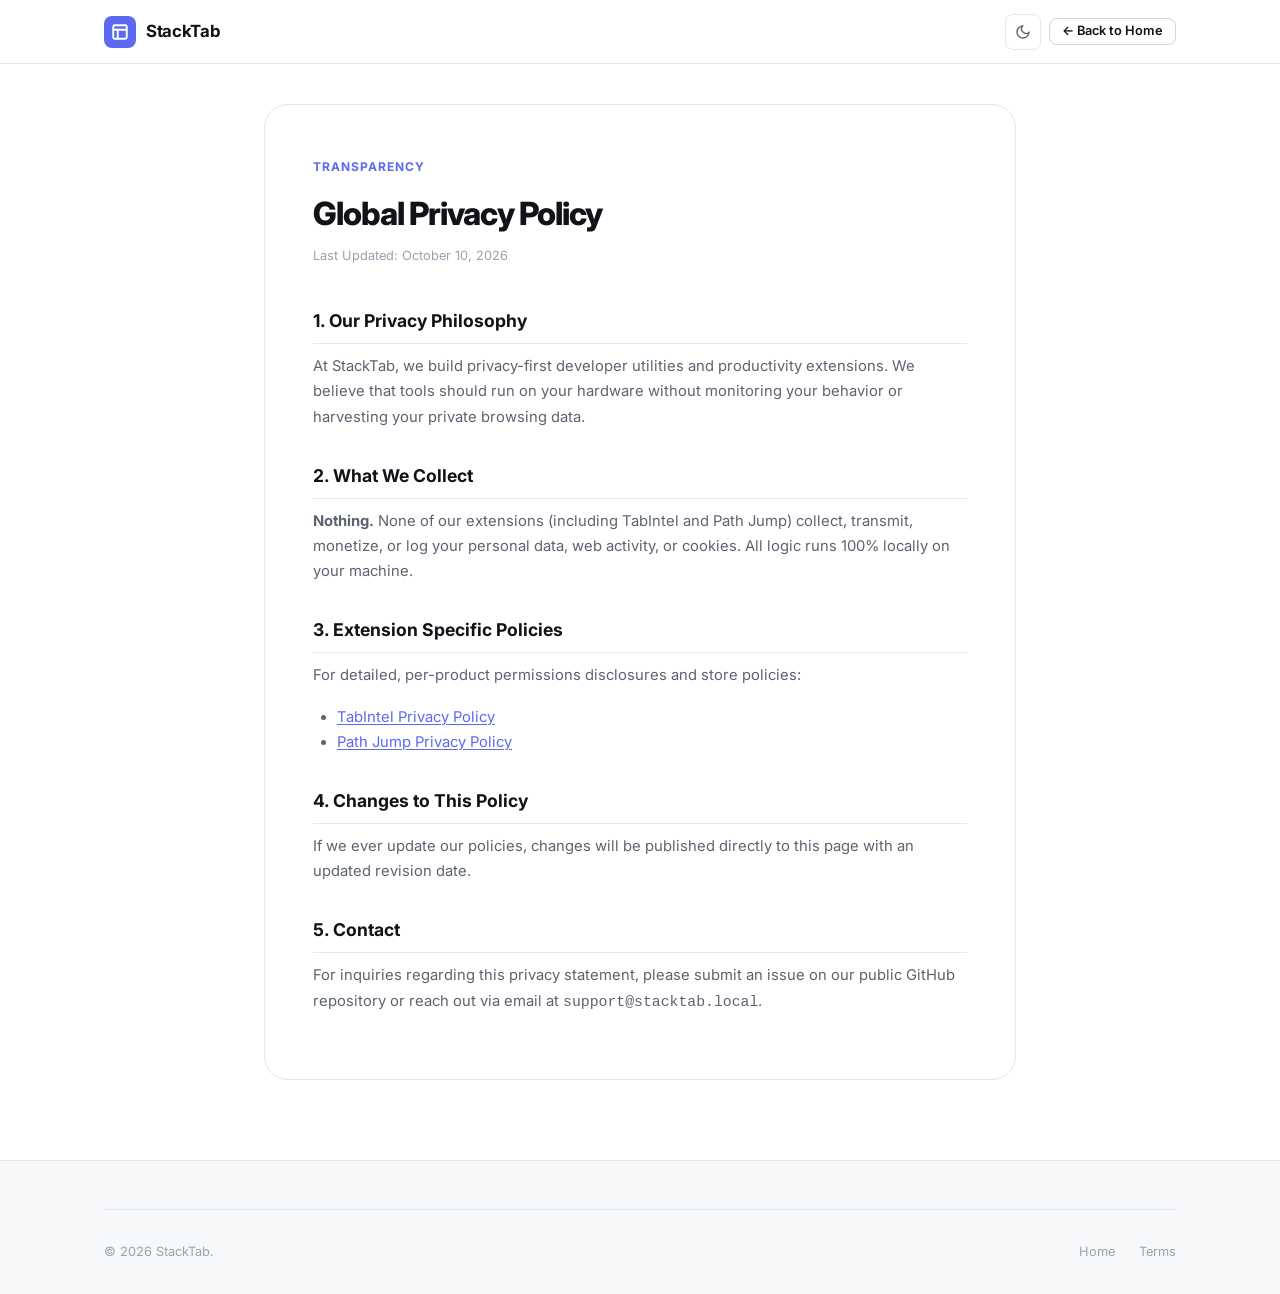
<file: privacy.html>
<!DOCTYPE html>
<html lang="en" data-theme="">
<head>
  <meta charset="UTF-8">
  <meta name="viewport" content="width=device-width, initial-scale=1.0">
  <title>Global Privacy Policy | StackTab</title>
  <meta name="description" content="Global Privacy Policy for StackTab tools and extensions.">
  <link rel="preconnect" href="https://fonts.googleapis.com">
  <link rel="preconnect" href="https://fonts.gstatic.com" crossorigin>
  <link href="https://fonts.googleapis.com/css2?family=Inter:wght@400;500;600;700;800&family=JetBrains+Mono:wght@500;600&display=swap" rel="stylesheet">
  <link rel="stylesheet" href="./assets/css/style.css">
  <link rel="icon" href="./favicon.ico" sizes="48x48">
  <link rel="icon" type="image/png" sizes="48x48" href="./assets/images/favicon-48x48.png">
  <link rel="icon" type="image/png" sizes="96x96" href="./assets/images/favicon-96x96.png">
  <link rel="icon" type="image/png" sizes="192x192" href="./assets/images/favicon-192x192.png">
  <link rel="icon" type="image/svg+xml" href="./assets/images/favicon.svg">
  <link rel="apple-touch-icon" sizes="180x180" href="./assets/images/apple-touch-icon.png">
  <link rel="manifest" href="./site.webmanifest">
  <meta name="keywords" content="best chrome extensions, microsoft edge add-ons, productivity tools for browser, secure local extensions, developer browser tools, close duplicate tabs, switch url environments">
  <meta name="robots" content="index, follow">
  <meta name="author" content="StackTab">
  <meta name="twitter:card" content="summary_large_image">
  <meta name="twitter:title" content="StackTab — Browser Extensions for Power Users">
  <meta name="twitter:description" content="Local-first browser extensions for Chrome and Microsoft Edge.">
  <meta name="twitter:image" content="https://lh3.googleusercontent.com/ffLU89UXKnUv7_wAxvmsLTnuIzN7d7hI5Ie-gY6ArW4Hcwn-ZpBa8jyCspzKiXXOOPrJ8i-ggaSCpnaS_tBR6CgM4w=s128-rj-sc0x00ffffff">
  <meta name="theme-color" content="#5b6af0">
</head>
<body>

  <!-- Navigation -->
  <header class="site-nav" id="site-nav">
    <div class="container nav-inner">
      <a href="./index.html" class="brand">
        <div class="brand-mark">
          <svg width="18" height="18" viewBox="0 0 24 24" fill="none" stroke="currentColor" stroke-width="2.5" stroke-linecap="round" stroke-linejoin="round">
            <rect x="3" y="3" width="18" height="18" rx="2"></rect>
            <line x1="3" y1="9" x2="21" y2="9"></line>
            <line x1="9" y1="21" x2="9" y2="9"></line>
          </svg>
        </div>
        StackTab
      </a>
      <div class="nav-end">
        <button class="theme-toggle" id="theme-toggle" aria-label="Toggle colour theme">
          <svg class="icon-moon" width="16" height="16" viewBox="0 0 24 24" fill="none" stroke="currentColor" stroke-width="2"><path d="M21 12.79A9 9 0 1 1 11.21 3 7 7 0 0 0 21 12.79z"></path></svg>
          <svg class="icon-sun" width="16" height="16" viewBox="0 0 24 24" fill="none" stroke="currentColor" stroke-width="2"><circle cx="12" cy="12" r="5"></circle><line x1="12" y1="1" x2="12" y2="3"></line><line x1="12" y1="21" x2="12" y2="23"></line><line x1="4.22" y1="4.22" x2="5.64" y2="5.64"></line><line x1="18.36" y1="18.36" x2="19.78" y2="19.78"></line><line x1="1" y1="12" x2="3" y2="12"></line><line x1="21" y1="12" x2="23" y2="12"></line><line x1="4.22" y1="19.78" x2="5.64" y2="18.36"></line><line x1="18.36" y1="5.64" x2="19.78" y2="4.22"></line></svg>
        </button>
        <a href="./index.html" class="btn btn-ghost btn--sm">← Back to Home</a>
      </div>
    </div>
  </header>

  <main class="container container--narrow">
    <article class="legal-article">
      <span class="section-eyebrow">Transparency</span>
      <h1>Global Privacy Policy</h1>
      <p class="updated">Last Updated: October 10, 2026</p>

      <h2>1. Our Privacy Philosophy</h2>
      <p>
        At StackTab, we build privacy-first developer utilities and productivity extensions. We believe that tools should run on your hardware without monitoring your behavior or harvesting your private browsing data.
      </p>

      <h2>2. What We Collect</h2>
      <p>
        <strong>Nothing.</strong> None of our extensions (including TabIntel and Path Jump) collect, transmit, monetize, or log your personal data, web activity, or cookies. All logic runs 100% locally on your machine.
      </p>

      <h2>3. Extension Specific Policies</h2>
      <p>For detailed, per-product permissions disclosures and store policies:</p>
      <ul>
        <li><a href="./extensions/tabintel/privacy.html">TabIntel Privacy Policy</a></li>
        <li><a href="./extensions/path-jump/privacy.html">Path Jump Privacy Policy</a></li>
      </ul>

      <h2>4. Changes to This Policy</h2>
      <p>
        If we ever update our policies, changes will be published directly to this page with an updated revision date.
      </p>

      <h2>5. Contact</h2>
      <p>
        For inquiries regarding this privacy statement, please submit an issue on our public GitHub repository or reach out via email at <code>support@stacktab.local</code>.
      </p>
    </article>
  </main>

  <footer class="site-footer">
    <div class="container">
      <div class="footer-bottom">
        <div>&copy; <span id="copyright-year">2026</span> StackTab.</div>
        <div style="display: flex; gap: 1.5rem;">
          <a href="./index.html" class="footer-link">Home</a>
          <a href="./terms.html" class="footer-link">Terms</a>
        </div>
      </div>
    </div>
  </footer>

  <script src="./assets/js/main.js"></script>
</body>
</html>
</file>
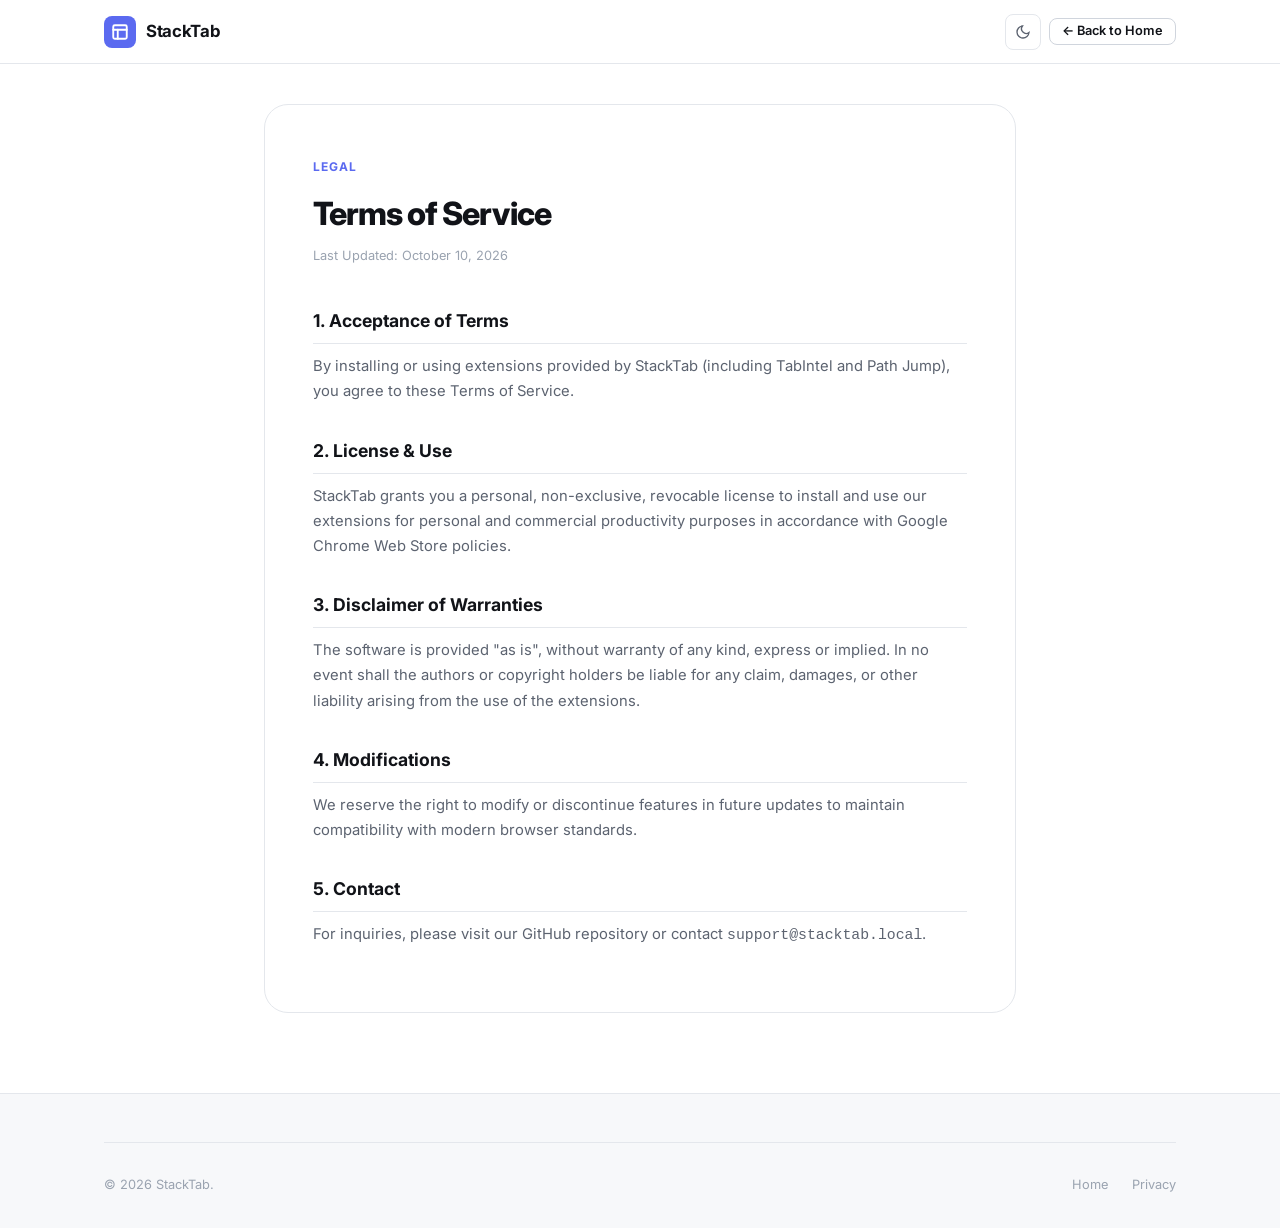
<file: terms.html>
<!DOCTYPE html>
<html lang="en" data-theme="">
<head>
  <meta charset="UTF-8">
  <meta name="viewport" content="width=device-width, initial-scale=1.0">
  <title>Terms of Service | StackTab</title>
  <meta name="description" content="Terms of Service for StackTab extensions and tools.">
  <link rel="preconnect" href="https://fonts.googleapis.com">
  <link rel="preconnect" href="https://fonts.gstatic.com" crossorigin>
  <link href="https://fonts.googleapis.com/css2?family=Inter:wght@400;500;600;700;800&family=JetBrains+Mono:wght@500;600&display=swap" rel="stylesheet">
  <link rel="stylesheet" href="./assets/css/style.css">
  <link rel="icon" href="./favicon.ico" sizes="48x48">
  <link rel="icon" type="image/png" sizes="48x48" href="./assets/images/favicon-48x48.png">
  <link rel="icon" type="image/png" sizes="96x96" href="./assets/images/favicon-96x96.png">
  <link rel="icon" type="image/png" sizes="192x192" href="./assets/images/favicon-192x192.png">
  <link rel="icon" type="image/svg+xml" href="./assets/images/favicon.svg">
  <link rel="apple-touch-icon" sizes="180x180" href="./assets/images/apple-touch-icon.png">
  <link rel="manifest" href="./site.webmanifest">
  <meta name="keywords" content="best chrome extensions, microsoft edge add-ons, productivity tools for browser, secure local extensions, developer browser tools, close duplicate tabs, switch url environments">
  <meta name="robots" content="index, follow">
  <meta name="author" content="StackTab">
  <meta name="twitter:card" content="summary_large_image">
  <meta name="twitter:title" content="StackTab — Browser Extensions for Power Users">
  <meta name="twitter:description" content="Local-first browser extensions for Chrome and Microsoft Edge.">
  <meta name="twitter:image" content="https://lh3.googleusercontent.com/ffLU89UXKnUv7_wAxvmsLTnuIzN7d7hI5Ie-gY6ArW4Hcwn-ZpBa8jyCspzKiXXOOPrJ8i-ggaSCpnaS_tBR6CgM4w=s128-rj-sc0x00ffffff">
  <meta name="theme-color" content="#5b6af0">
</head>
<body>

  <!-- Navigation -->
  <header class="site-nav" id="site-nav">
    <div class="container nav-inner">
      <a href="./index.html" class="brand">
        <div class="brand-mark">
          <svg width="18" height="18" viewBox="0 0 24 24" fill="none" stroke="currentColor" stroke-width="2.5" stroke-linecap="round" stroke-linejoin="round">
            <rect x="3" y="3" width="18" height="18" rx="2"></rect>
            <line x1="3" y1="9" x2="21" y2="9"></line>
            <line x1="9" y1="21" x2="9" y2="9"></line>
          </svg>
        </div>
        StackTab
      </a>
      <div class="nav-end">
        <button class="theme-toggle" id="theme-toggle" aria-label="Toggle colour theme">
          <svg class="icon-moon" width="16" height="16" viewBox="0 0 24 24" fill="none" stroke="currentColor" stroke-width="2"><path d="M21 12.79A9 9 0 1 1 11.21 3 7 7 0 0 0 21 12.79z"></path></svg>
          <svg class="icon-sun" width="16" height="16" viewBox="0 0 24 24" fill="none" stroke="currentColor" stroke-width="2"><circle cx="12" cy="12" r="5"></circle><line x1="12" y1="1" x2="12" y2="3"></line><line x1="12" y1="21" x2="12" y2="23"></line><line x1="4.22" y1="4.22" x2="5.64" y2="5.64"></line><line x1="18.36" y1="18.36" x2="19.78" y2="19.78"></line><line x1="1" y1="12" x2="3" y2="12"></line><line x1="21" y1="12" x2="23" y2="12"></line><line x1="4.22" y1="19.78" x2="5.64" y2="18.36"></line><line x1="18.36" y1="5.64" x2="19.78" y2="4.22"></line></svg>
        </button>
        <a href="./index.html" class="btn btn-ghost btn--sm">← Back to Home</a>
      </div>
    </div>
  </header>

  <main class="container container--narrow">
    <article class="legal-article">
      <span class="section-eyebrow">Legal</span>
      <h1>Terms of Service</h1>
      <p class="updated">Last Updated: October 10, 2026</p>

      <h2>1. Acceptance of Terms</h2>
      <p>
        By installing or using extensions provided by StackTab (including TabIntel and Path Jump), you agree to these Terms of Service.
      </p>

      <h2>2. License & Use</h2>
      <p>
        StackTab grants you a personal, non-exclusive, revocable license to install and use our extensions for personal and commercial productivity purposes in accordance with Google Chrome Web Store policies.
      </p>

      <h2>3. Disclaimer of Warranties</h2>
      <p>
        The software is provided "as is", without warranty of any kind, express or implied. In no event shall the authors or copyright holders be liable for any claim, damages, or other liability arising from the use of the extensions.
      </p>

      <h2>4. Modifications</h2>
      <p>
        We reserve the right to modify or discontinue features in future updates to maintain compatibility with modern browser standards.
      </p>

      <h2>5. Contact</h2>
      <p>
        For inquiries, please visit our GitHub repository or contact <code>support@stacktab.local</code>.
      </p>
    </article>
  </main>

  <footer class="site-footer">
    <div class="container">
      <div class="footer-bottom">
        <div>&copy; <span id="copyright-year">2026</span> StackTab.</div>
        <div style="display: flex; gap: 1.5rem;">
          <a href="./index.html" class="footer-link">Home</a>
          <a href="./privacy.html" class="footer-link">Privacy</a>
        </div>
      </div>
    </div>
  </footer>

  <script src="./assets/js/main.js"></script>
</body>
</html>
</file>
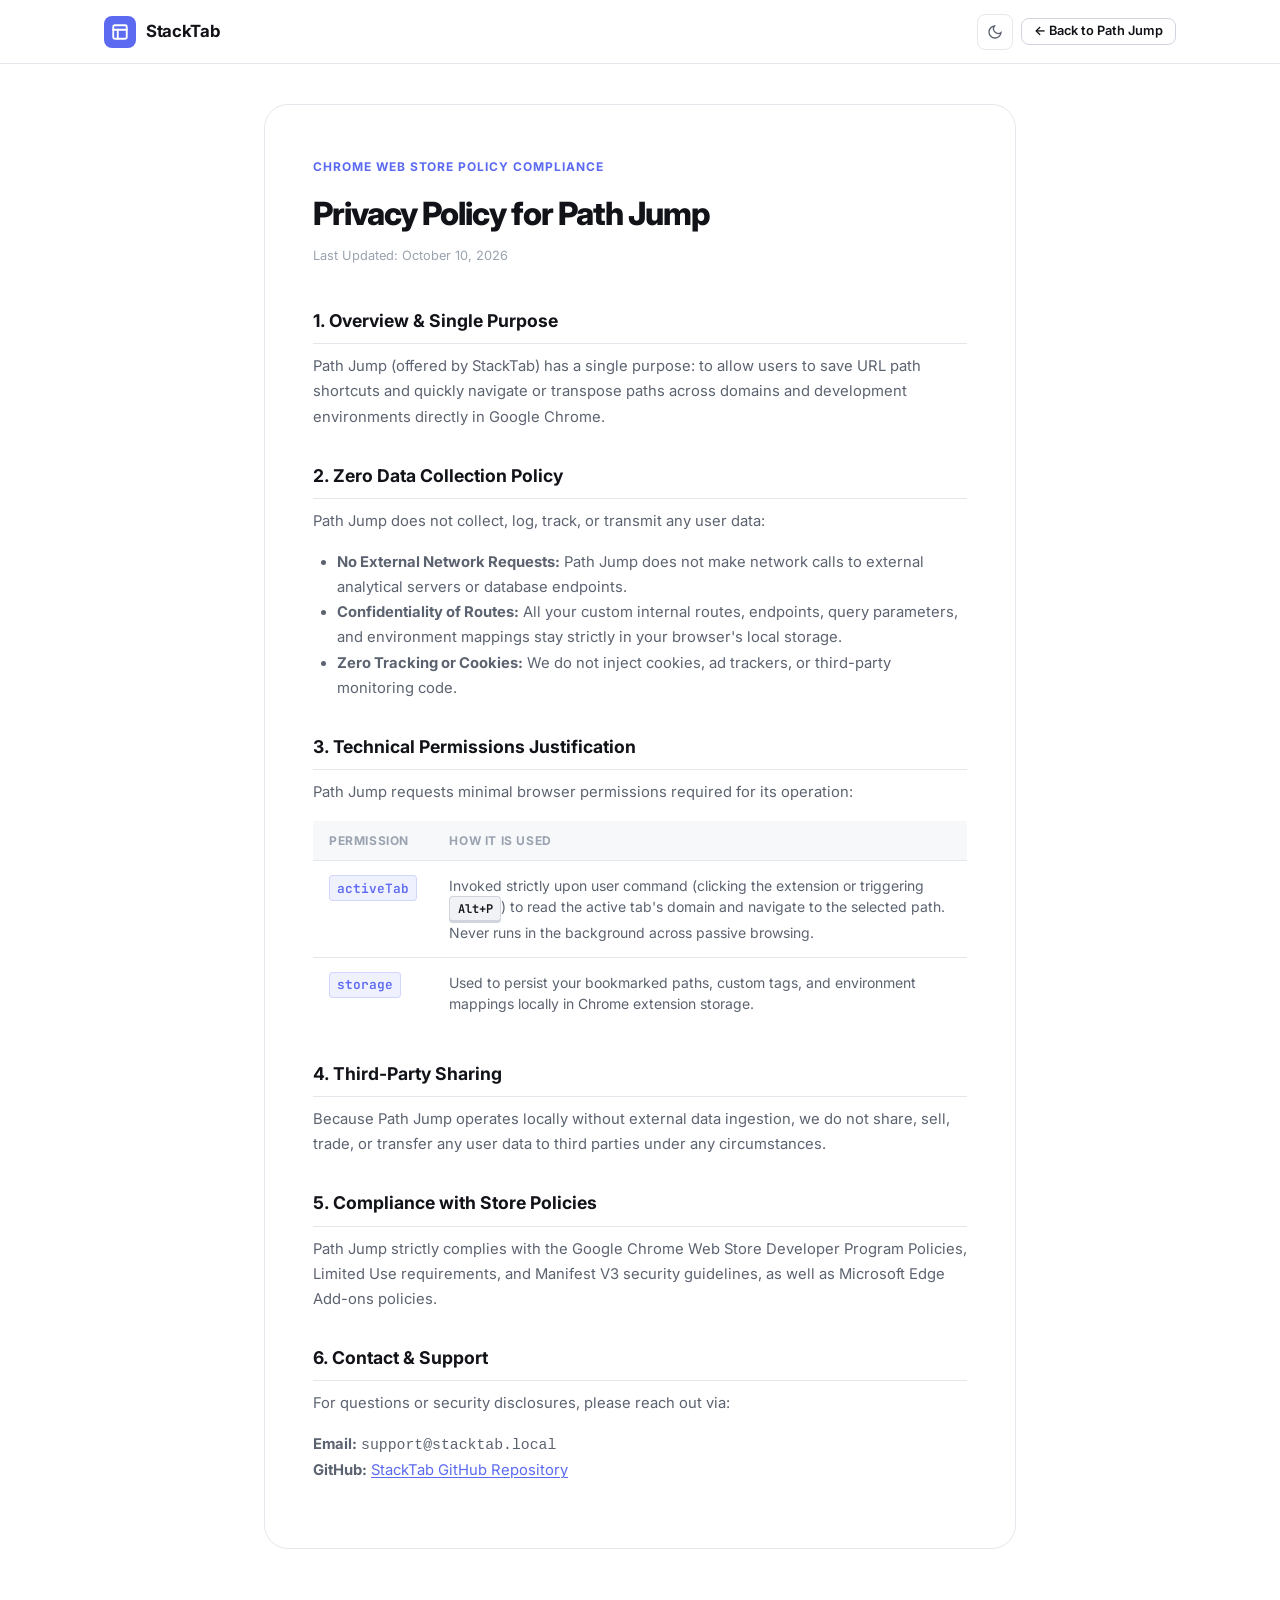
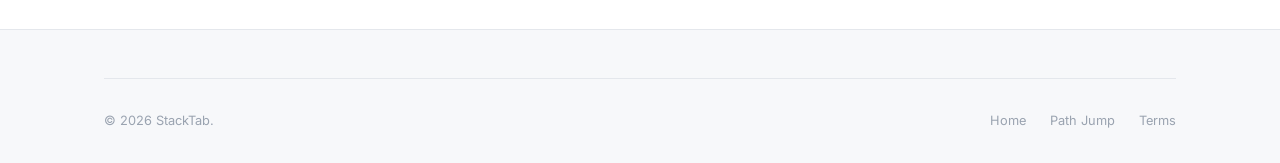
<file: extensions/path-jump/privacy.html>
<!DOCTYPE html>
<html lang="en" data-theme="">
<head>
  <meta charset="UTF-8">
  <meta name="viewport" content="width=device-width, initial-scale=1.0">
  <title>Privacy Policy — Path Jump | StackTab</title>
  <meta name="description" content="Privacy Policy for Path Jump Chrome Extension. 100% Local-first, zero telemetry.">
  <link rel="preconnect" href="https://fonts.googleapis.com">
  <link rel="preconnect" href="https://fonts.gstatic.com" crossorigin>
  <link href="https://fonts.googleapis.com/css2?family=Inter:wght@400;500;600;700;800&family=JetBrains+Mono:wght@500;600&display=swap" rel="stylesheet">
  <link rel="stylesheet" href="../../assets/css/style.css">
  <link rel="icon" href="../../favicon.ico" sizes="48x48">
  <link rel="icon" type="image/png" sizes="48x48" href="../../assets/images/favicon-48x48.png">
  <link rel="icon" type="image/png" sizes="96x96" href="../../assets/images/favicon-96x96.png">
  <link rel="icon" type="image/png" sizes="192x192" href="../../assets/images/favicon-192x192.png">
  <link rel="icon" type="image/svg+xml" href="../../assets/images/favicon.svg">
  <link rel="apple-touch-icon" sizes="180x180" href="../../assets/images/apple-touch-icon.png">
  <link rel="manifest" href="../../site.webmanifest">
  <meta name="keywords" content="url path navigator, quick url changer, environment switcher extension, localhost to production, switch domains extension, fast url shortcuts, developer tools for routing, swap staging and prod domains, url path editor">
  <meta name="robots" content="index, follow">
  <meta name="author" content="StackTab">
  <meta name="twitter:card" content="summary_large_image">
  <meta name="twitter:title" content="StackTab — Browser Extensions for Power Users">
  <meta name="twitter:description" content="Local-first browser extensions for Chrome and Microsoft Edge.">
  <meta name="twitter:image" content="https://lh3.googleusercontent.com/ffLU89UXKnUv7_wAxvmsLTnuIzN7d7hI5Ie-gY6ArW4Hcwn-ZpBa8jyCspzKiXXOOPrJ8i-ggaSCpnaS_tBR6CgM4w=s128-rj-sc0x00ffffff">
  <meta name="theme-color" content="#5b6af0">
</head>
<body>

  <!-- Navigation -->
  <header class="site-nav" id="site-nav">
    <div class="container nav-inner">
      <a href="../../index.html" class="brand">
        <div class="brand-mark">
          <svg width="18" height="18" viewBox="0 0 24 24" fill="none" stroke="currentColor" stroke-width="2.5" stroke-linecap="round" stroke-linejoin="round">
            <rect x="3" y="3" width="18" height="18" rx="2"></rect>
            <line x1="3" y1="9" x2="21" y2="9"></line>
            <line x1="9" y1="21" x2="9" y2="9"></line>
          </svg>
        </div>
        StackTab
      </a>
      <div class="nav-end">
        <button class="theme-toggle" id="theme-toggle" aria-label="Toggle colour theme">
          <svg class="icon-moon" width="16" height="16" viewBox="0 0 24 24" fill="none" stroke="currentColor" stroke-width="2"><path d="M21 12.79A9 9 0 1 1 11.21 3 7 7 0 0 0 21 12.79z"></path></svg>
          <svg class="icon-sun" width="16" height="16" viewBox="0 0 24 24" fill="none" stroke="currentColor" stroke-width="2"><circle cx="12" cy="12" r="5"></circle><line x1="12" y1="1" x2="12" y2="3"></line><line x1="12" y1="21" x2="12" y2="23"></line><line x1="4.22" y1="4.22" x2="5.64" y2="5.64"></line><line x1="18.36" y1="18.36" x2="19.78" y2="19.78"></line><line x1="1" y1="12" x2="3" y2="12"></line><line x1="21" y1="12" x2="23" y2="12"></line><line x1="4.22" y1="19.78" x2="5.64" y2="18.36"></line><line x1="18.36" y1="5.64" x2="19.78" y2="4.22"></line></svg>
        </button>
        <a href="./index.html" class="btn btn-ghost btn--sm">← Back to Path Jump</a>
      </div>
    </div>
  </header>

  <main class="container container--narrow">
    <article class="legal-article">
      <span class="section-eyebrow">Chrome Web Store Policy Compliance</span>
      <h1>Privacy Policy for Path Jump</h1>
      <p class="updated">Last Updated: October 10, 2026</p>

      <h2>1. Overview & Single Purpose</h2>
      <p>
        Path Jump (offered by StackTab) has a single purpose: to allow users to save URL path shortcuts and quickly navigate or transpose paths across domains and development environments directly in Google Chrome.
      </p>

      <h2>2. Zero Data Collection Policy</h2>
      <p>
        Path Jump does not collect, log, track, or transmit any user data:
      </p>
      <ul>
        <li><strong>No External Network Requests:</strong> Path Jump does not make network calls to external analytical servers or database endpoints.</li>
        <li><strong>Confidentiality of Routes:</strong> All your custom internal routes, endpoints, query parameters, and environment mappings stay strictly in your browser's local storage.</li>
        <li><strong>Zero Tracking or Cookies:</strong> We do not inject cookies, ad trackers, or third-party monitoring code.</li>
      </ul>

      <h2>3. Technical Permissions Justification</h2>
      <p>Path Jump requests minimal browser permissions required for its operation:</p>
      
      <table class="permissions-table">
        <thead>
          <tr>
            <th>Permission</th>
            <th>How It Is Used</th>
          </tr>
        </thead>
        <tbody>
          <tr>
            <td><span class="perm-code">activeTab</span></td>
            <td>Invoked strictly upon user command (clicking the extension or triggering <kbd>Alt+P</kbd>) to read the active tab's domain and navigate to the selected path. Never runs in the background across passive browsing.</td>
          </tr>
          <tr>
            <td><span class="perm-code">storage</span></td>
            <td>Used to persist your bookmarked paths, custom tags, and environment mappings locally in Chrome extension storage.</td>
          </tr>
        </tbody>
      </table>

      <h2>4. Third-Party Sharing</h2>
      <p>
        Because Path Jump operates locally without external data ingestion, we do not share, sell, trade, or transfer any user data to third parties under any circumstances.
      </p>

      <h2>5. Compliance with Store Policies</h2>
      <p>
        Path Jump strictly complies with the Google Chrome Web Store Developer Program Policies, Limited Use requirements, and Manifest V3 security guidelines, as well as Microsoft Edge Add-ons policies.
      </p>

      <h2>6. Contact & Support</h2>
      <p>
        For questions or security disclosures, please reach out via:
      </p>
      <p>
        <strong>Email:</strong> <code>support@stacktab.local</code><br>
        <strong>GitHub:</strong> <a href="https://github.com" target="_blank" rel="noopener noreferrer">StackTab GitHub Repository</a>
      </p>
    </article>
  </main>

  <footer class="site-footer">
    <div class="container">
      <div class="footer-bottom">
        <div>&copy; <span id="copyright-year">2026</span> StackTab.</div>
        <div style="display: flex; gap: 1.5rem;">
          <a href="../../index.html" class="footer-link">Home</a>
          <a href="./index.html" class="footer-link">Path Jump</a>
          <a href="../../terms.html" class="footer-link">Terms</a>
        </div>
      </div>
    </div>
  </footer>

  <script src="../../assets/js/main.js"></script>
</body>
</html>
</file>
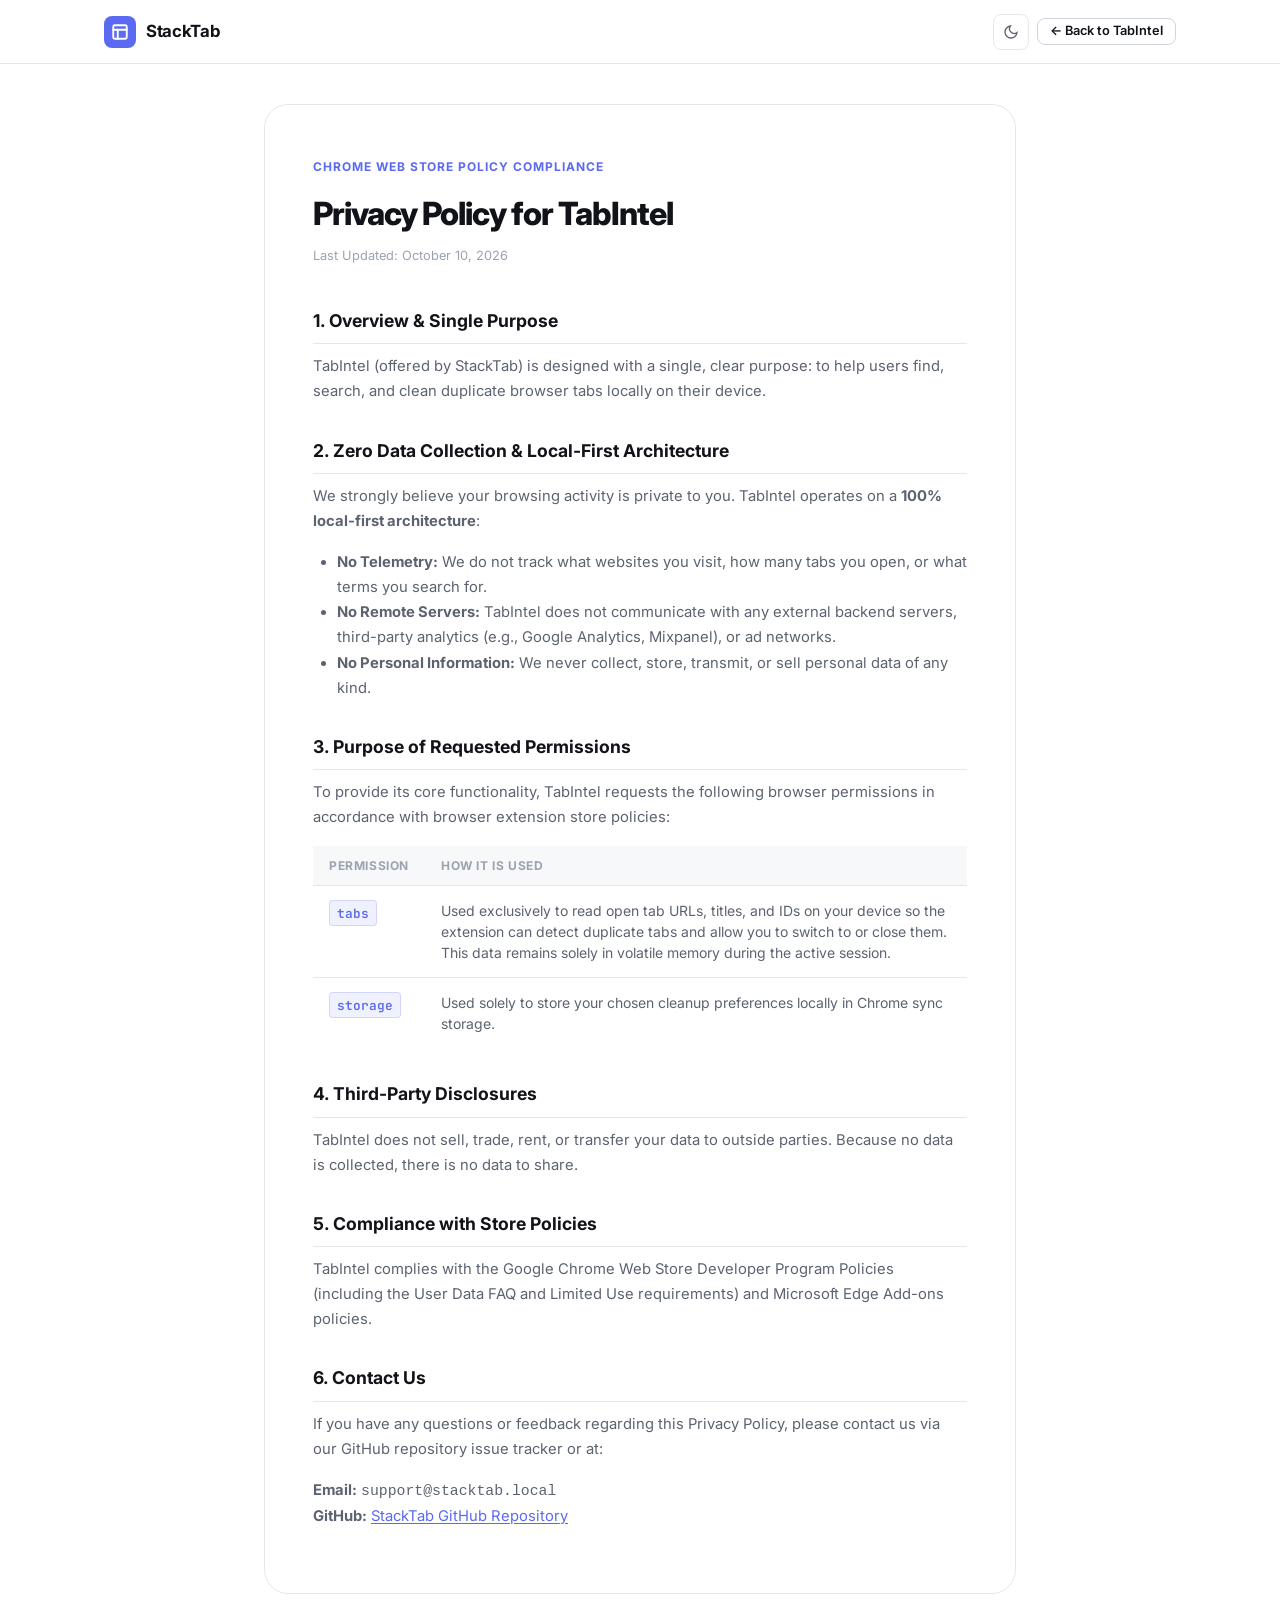
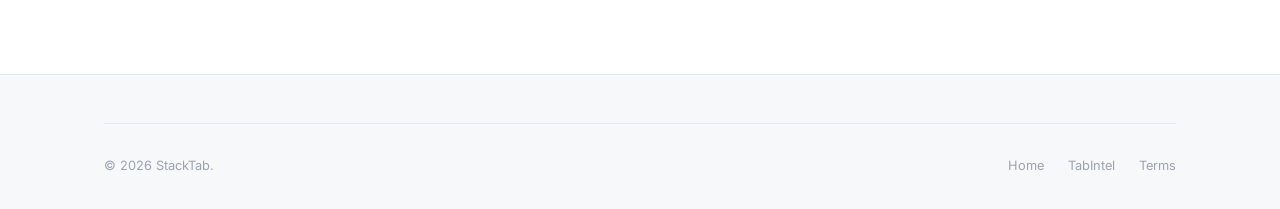
<file: extensions/tabintel/privacy.html>
<!DOCTYPE html>
<html lang="en" data-theme="">
<head>
  <meta charset="UTF-8">
  <meta name="viewport" content="width=device-width, initial-scale=1.0">
  <title>Privacy Policy — TabIntel | StackTab</title>
  <meta name="description" content="Privacy Policy for TabIntel Chrome Extension. 100% Local-first, zero telemetry.">
  <link rel="preconnect" href="https://fonts.googleapis.com">
  <link rel="preconnect" href="https://fonts.gstatic.com" crossorigin>
  <link href="https://fonts.googleapis.com/css2?family=Inter:wght@400;500;600;700;800&family=JetBrains+Mono:wght@500;600&display=swap" rel="stylesheet">
  <link rel="stylesheet" href="../../assets/css/style.css">
  <link rel="icon" href="../../favicon.ico" sizes="48x48">
  <link rel="icon" type="image/png" sizes="48x48" href="../../assets/images/favicon-48x48.png">
  <link rel="icon" type="image/png" sizes="96x96" href="../../assets/images/favicon-96x96.png">
  <link rel="icon" type="image/png" sizes="192x192" href="../../assets/images/favicon-192x192.png">
  <link rel="icon" type="image/svg+xml" href="../../assets/images/favicon.svg">
  <link rel="apple-touch-icon" sizes="180x180" href="../../assets/images/apple-touch-icon.png">
  <link rel="manifest" href="../../site.webmanifest">
  <meta name="keywords" content="close duplicate tabs automatically, remove duplicate tabs chrome, find same tabs, duplicate tab closer, tab manager for too many tabs, reduce chrome memory usage, search open tabs quickly, best tab manager extension, auto close duplicate urls">
  <meta name="robots" content="index, follow">
  <meta name="author" content="StackTab">
  <meta name="twitter:card" content="summary_large_image">
  <meta name="twitter:title" content="StackTab — Browser Extensions for Power Users">
  <meta name="twitter:description" content="Local-first browser extensions for Chrome and Microsoft Edge.">
  <meta name="twitter:image" content="https://lh3.googleusercontent.com/ffLU89UXKnUv7_wAxvmsLTnuIzN7d7hI5Ie-gY6ArW4Hcwn-ZpBa8jyCspzKiXXOOPrJ8i-ggaSCpnaS_tBR6CgM4w=s128-rj-sc0x00ffffff">
  <meta name="theme-color" content="#5b6af0">
</head>
<body>

  <!-- Navigation -->
  <header class="site-nav" id="site-nav">
    <div class="container nav-inner">
      <a href="../../index.html" class="brand">
        <div class="brand-mark">
          <svg width="18" height="18" viewBox="0 0 24 24" fill="none" stroke="currentColor" stroke-width="2.5" stroke-linecap="round" stroke-linejoin="round">
            <rect x="3" y="3" width="18" height="18" rx="2"></rect>
            <line x1="3" y1="9" x2="21" y2="9"></line>
            <line x1="9" y1="21" x2="9" y2="9"></line>
          </svg>
        </div>
        StackTab
      </a>
      <div class="nav-end">
        <button class="theme-toggle" id="theme-toggle" aria-label="Toggle colour theme">
          <svg class="icon-moon" width="16" height="16" viewBox="0 0 24 24" fill="none" stroke="currentColor" stroke-width="2"><path d="M21 12.79A9 9 0 1 1 11.21 3 7 7 0 0 0 21 12.79z"></path></svg>
          <svg class="icon-sun" width="16" height="16" viewBox="0 0 24 24" fill="none" stroke="currentColor" stroke-width="2"><circle cx="12" cy="12" r="5"></circle><line x1="12" y1="1" x2="12" y2="3"></line><line x1="12" y1="21" x2="12" y2="23"></line><line x1="4.22" y1="4.22" x2="5.64" y2="5.64"></line><line x1="18.36" y1="18.36" x2="19.78" y2="19.78"></line><line x1="1" y1="12" x2="3" y2="12"></line><line x1="21" y1="12" x2="23" y2="12"></line><line x1="4.22" y1="19.78" x2="5.64" y2="18.36"></line><line x1="18.36" y1="5.64" x2="19.78" y2="4.22"></line></svg>
        </button>
        <a href="./index.html" class="btn btn-ghost btn--sm">← Back to TabIntel</a>
      </div>
    </div>
  </header>

  <main class="container container--narrow">
    <article class="legal-article">
      <span class="section-eyebrow">Chrome Web Store Policy Compliance</span>
      <h1>Privacy Policy for TabIntel</h1>
      <p class="updated">Last Updated: October 10, 2026</p>

      <h2>1. Overview & Single Purpose</h2>
      <p>
        TabIntel (offered by StackTab) is designed with a single, clear purpose: to help users find, search, and clean duplicate browser tabs locally on their device.
      </p>

      <h2>2. Zero Data Collection & Local-First Architecture</h2>
      <p>
        We strongly believe your browsing activity is private to you. TabIntel operates on a <strong>100% local-first architecture</strong>:
      </p>
      <ul>
        <li><strong>No Telemetry:</strong> We do not track what websites you visit, how many tabs you open, or what terms you search for.</li>
        <li><strong>No Remote Servers:</strong> TabIntel does not communicate with any external backend servers, third-party analytics (e.g., Google Analytics, Mixpanel), or ad networks.</li>
        <li><strong>No Personal Information:</strong> We never collect, store, transmit, or sell personal data of any kind.</li>
      </ul>

      <h2>3. Purpose of Requested Permissions</h2>
      <p>To provide its core functionality, TabIntel requests the following browser permissions in accordance with browser extension store policies:</p>
      
      <table class="permissions-table">
        <thead>
          <tr>
            <th>Permission</th>
            <th>How It Is Used</th>
          </tr>
        </thead>
        <tbody>
          <tr>
            <td><span class="perm-code">tabs</span></td>
            <td>Used exclusively to read open tab URLs, titles, and IDs on your device so the extension can detect duplicate tabs and allow you to switch to or close them. This data remains solely in volatile memory during the active session.</td>
          </tr>
          <tr>
            <td><span class="perm-code">storage</span></td>
            <td>Used solely to store your chosen cleanup preferences locally in Chrome sync storage.</td>
          </tr>
        </tbody>
      </table>

      <h2>4. Third-Party Disclosures</h2>
      <p>
        TabIntel does not sell, trade, rent, or transfer your data to outside parties. Because no data is collected, there is no data to share.
      </p>

      <h2>5. Compliance with Store Policies</h2>
      <p>
        TabIntel complies with the Google Chrome Web Store Developer Program Policies (including the User Data FAQ and Limited Use requirements) and Microsoft Edge Add-ons policies.
      </p>

      <h2>6. Contact Us</h2>
      <p>
        If you have any questions or feedback regarding this Privacy Policy, please contact us via our GitHub repository issue tracker or at:
      </p>
      <p>
        <strong>Email:</strong> <code>support@stacktab.local</code><br>
        <strong>GitHub:</strong> <a href="https://github.com" target="_blank" rel="noopener noreferrer">StackTab GitHub Repository</a>
      </p>
    </article>
  </main>

  <footer class="site-footer">
    <div class="container">
      <div class="footer-bottom">
        <div>&copy; <span id="copyright-year">2026</span> StackTab.</div>
        <div style="display: flex; gap: 1.5rem;">
          <a href="../../index.html" class="footer-link">Home</a>
          <a href="./index.html" class="footer-link">TabIntel</a>
          <a href="../../terms.html" class="footer-link">Terms</a>
        </div>
      </div>
    </div>
  </footer>

  <script src="../../assets/js/main.js"></script>
</body>
</html>
</file>
<file: assets/css/style.css>
/* ==========================================================================
   StackTab Design System v2
   Clean · Professional · Light-first with proper Dark Mode
   Stripe / Linear / Notion aesthetic
   ========================================================================== */

/* --------------------------------------------------------------------------
   1. DESIGN TOKENS — Light Mode (default)
   -------------------------------------------------------------------------- */
:root {
  /* Backgrounds */
  --bg:         #ffffff;
  --bg-soft:    #f7f8fa;
  --bg-card:    #ffffff;
  --surface:    #f0f2f5;
  --surface-2:  #e8ebef;

  /* Text */
  --text-1:     #111318;
  --text-2:     #5c6370;
  --text-3:     #9aa3b0;

  /* Borders */
  --border:     #e4e7ec;
  --border-md:  #d0d5dd;

  /* Accent — one colour, used consistently everywhere */
  --accent:       #5b6af0;
  --accent-hover: #4a59df;
  --accent-soft:  rgba(91, 106, 240, 0.09);
  --accent-soft-border: rgba(91, 106, 240, 0.2);

  /* Shadows */
  --shadow-sm:  0 1px 3px rgba(0, 0, 0, 0.06), 0 1px 2px rgba(0, 0, 0, 0.04);
  --shadow-md:  0 4px 12px rgba(0, 0, 0, 0.08), 0 2px 4px rgba(0, 0, 0, 0.04);
  --shadow-lg:  0 12px 32px rgba(0, 0, 0, 0.1), 0 4px 8px rgba(0, 0, 0, 0.05);

  /* Typography */
  --font:       'Inter', -apple-system, BlinkMacSystemFont, 'Segoe UI', sans-serif;
  --font-mono:  'JetBrains Mono', 'Fira Code', 'SF Mono', Consolas, monospace;

  /* Geometry */
  --radius-xs:  4px;
  --radius-sm:  8px;
  --radius-md:  12px;
  --radius-lg:  16px;
  --radius-xl:  24px;
  --radius-full: 9999px;

  /* Motion */
  --ease-out:  cubic-bezier(0.16, 1, 0.3, 1);
  --ease-in-out: cubic-bezier(0.4, 0, 0.2, 1);
  --duration-fast: 0.12s;
  --duration-base: 0.22s;

  /* Layout */
  --nav-h: 64px;
  --content-w: 1120px;
  --content-w-narrow: 800px;
}

/* --------------------------------------------------------------------------
   2. DARK MODE TOKENS
   -------------------------------------------------------------------------- */
[data-theme="dark"] {
  --bg:         #0c0c12;
  --bg-soft:    #111118;
  --bg-card:    #17171f;
  --surface:    #1e1e28;
  --surface-2:  #252535;

  --text-1:     #f0f1f5;
  --text-2:     #8892a4;
  --text-3:     #50596a;

  --border:     #252535;
  --border-md:  #30304a;

  --accent:       #7c8ef7;
  --accent-hover: #8f9ff9;
  --accent-soft:  rgba(124, 142, 247, 0.1);
  --accent-soft-border: rgba(124, 142, 247, 0.2);

  --shadow-sm:  0 1px 3px rgba(0, 0, 0, 0.3);
  --shadow-md:  0 4px 12px rgba(0, 0, 0, 0.35);
  --shadow-lg:  0 12px 32px rgba(0, 0, 0, 0.4);
}

/* --------------------------------------------------------------------------
   3. BASE RESET & GLOBAL
   -------------------------------------------------------------------------- */
*, *::before, *::after {
  box-sizing: border-box;
  margin: 0;
  padding: 0;
}

html {
  font-size: 16px;
  scroll-behavior: smooth;
  scroll-padding-top: calc(var(--nav-h) + 16px);
}

body {
  background: var(--bg);
  color: var(--text-1);
  font-family: var(--font);
  font-size: 1rem;
  line-height: 1.6;
  min-height: 100vh;
  display: flex;
  flex-direction: column;
  -webkit-font-smoothing: antialiased;
  -moz-osx-font-smoothing: grayscale;
  transition: background var(--duration-base) var(--ease-in-out),
              color var(--duration-base) var(--ease-in-out);
}

main { flex: 1; }

a {
  color: inherit;
  text-decoration: none;
}

button {
  font-family: inherit;
  cursor: pointer;
}

img {
  display: block;
  max-width: 100%;
}

/* --------------------------------------------------------------------------
   4. LAYOUT UTILITIES
   -------------------------------------------------------------------------- */
.container {
  width: 100%;
  max-width: var(--content-w);
  margin: 0 auto;
  padding: 0 1.5rem;
}

.container--narrow {
  max-width: var(--content-w-narrow);
}

.section {
  padding: 5rem 0;
}

.section--sm {
  padding: 3rem 0;
}

.section-header {
  margin-bottom: 3rem;
}

.section-header--center {
  text-align: center;
}

.section-eyebrow {
  display: inline-block;
  font-size: 0.75rem;
  font-weight: 700;
  letter-spacing: 0.08em;
  text-transform: uppercase;
  color: var(--accent);
  margin-bottom: 0.75rem;
}

.section-title {
  font-size: clamp(1.75rem, 3.5vw, 2.25rem);
  font-weight: 700;
  letter-spacing: -0.025em;
  line-height: 1.2;
  color: var(--text-1);
  margin-bottom: 0.75rem;
}

.section-subtitle {
  font-size: 1rem;
  color: var(--text-2);
  max-width: 560px;
  line-height: 1.65;
}

.section-header--center .section-subtitle {
  margin: 0 auto;
}

/* --------------------------------------------------------------------------
   5. NAVIGATION
   -------------------------------------------------------------------------- */
.site-nav {
  position: sticky;
  top: 0;
  z-index: 200;
  height: var(--nav-h);
  background: var(--bg);
  border-bottom: 1px solid var(--border);
  transition: background var(--duration-base) var(--ease-in-out),
              border-color var(--duration-base) var(--ease-in-out);
}

.site-nav.scrolled {
  box-shadow: var(--shadow-sm);
}

.nav-inner {
  height: 100%;
  display: flex;
  align-items: center;
  justify-content: space-between;
  gap: 2rem;
}

/* Brand */
.brand {
  display: flex;
  align-items: center;
  gap: 0.625rem;
  font-size: 1.05rem;
  font-weight: 700;
  letter-spacing: -0.02em;
  color: var(--text-1);
  flex-shrink: 0;
}

.brand-mark {
  width: 32px;
  height: 32px;
  border-radius: var(--radius-sm);
  background: var(--accent);
  display: flex;
  align-items: center;
  justify-content: center;
  flex-shrink: 0;
  transition: background var(--duration-base);
}

.brand-mark svg {
  color: #fff;
}

/* Nav links */
.nav-links {
  display: flex;
  align-items: center;
  gap: 0.25rem;
  list-style: none;
}

.nav-links a {
  font-size: 0.875rem;
  font-weight: 500;
  color: var(--text-2);
  padding: 0.375rem 0.75rem;
  border-radius: var(--radius-sm);
  transition: color var(--duration-fast), background var(--duration-fast);
}

.nav-links a:hover {
  color: var(--text-1);
  background: var(--surface);
}

/* Nav actions */
.nav-end {
  display: flex;
  align-items: center;
  gap: 0.5rem;
  flex-shrink: 0;
}

/* Theme toggle button */
.theme-toggle {
  width: 36px;
  height: 36px;
  border-radius: var(--radius-sm);
  background: transparent;
  border: 1px solid var(--border);
  color: var(--text-2);
  display: flex;
  align-items: center;
  justify-content: center;
  transition: all var(--duration-fast);
}

.theme-toggle:hover {
  background: var(--surface);
  color: var(--text-1);
  border-color: var(--border-md);
}

.theme-toggle .icon-sun  { display: none; }
.theme-toggle .icon-moon { display: block; }

[data-theme="dark"] .theme-toggle .icon-sun  { display: block; }
[data-theme="dark"] .theme-toggle .icon-moon { display: none; }

/* Mobile menu toggle */
.nav-mobile-toggle {
  display: none;
  width: 36px;
  height: 36px;
  border-radius: var(--radius-sm);
  background: transparent;
  border: 1px solid var(--border);
  color: var(--text-2);
  align-items: center;
  justify-content: center;
}

/* --------------------------------------------------------------------------
   6. BUTTONS
   -------------------------------------------------------------------------- */
.btn {
  display: inline-flex;
  align-items: center;
  justify-content: center;
  gap: 0.5rem;
  padding: 0.625rem 1.25rem;
  font-family: var(--font);
  font-size: 0.875rem;
  font-weight: 600;
  line-height: 1;
  border-radius: var(--radius-sm);
  border: 1px solid transparent;
  cursor: pointer;
  transition: all var(--duration-fast) var(--ease-out);
  white-space: nowrap;
  text-decoration: none;
}

/* Primary — accent fill */
.btn-primary {
  background: var(--accent);
  color: #fff;
  border-color: var(--accent);
  box-shadow: 0 1px 3px rgba(91, 106, 240, 0.3);
}

.btn-primary:hover {
  background: var(--accent-hover);
  border-color: var(--accent-hover);
  box-shadow: 0 3px 10px rgba(91, 106, 240, 0.4);
  transform: translateY(-1px);
}

.btn-primary:active {
  transform: translateY(0);
}

/* Ghost — outlined, no fill */
.btn-ghost {
  background: transparent;
  color: var(--text-1);
  border-color: var(--border-md);
}

.btn-ghost:hover {
  background: var(--surface);
  border-color: var(--border-md);
}

/* Store button — for Chrome and Edge, identical base style */
.btn-store {
  background: var(--surface);
  color: var(--text-1);
  border-color: var(--border);
  gap: 0.4rem;
  padding: 0.5rem 0.875rem;
  font-size: 0.8rem;
  font-weight: 600;
  border-radius: var(--radius-sm);
}

.btn-store:hover {
  background: var(--text-1);
  color: var(--bg);
  border-color: var(--text-1);
  transform: translateY(-1px);
}

.btn-store svg {
  width: 15px;
  height: 15px;
  flex-shrink: 0;
}

/* Size variants */
.btn--lg {
  padding: 0.75rem 1.5rem;
  font-size: 0.95rem;
  border-radius: var(--radius-md);
}

.btn--sm {
  padding: 0.375rem 0.75rem;
  font-size: 0.8rem;
}

/* --------------------------------------------------------------------------
   7. HERO
   -------------------------------------------------------------------------- */
.hero {
  padding: 6rem 0 4rem;
  text-align: center;
}

.hero-badge {
  display: inline-flex;
  align-items: center;
  gap: 0.5rem;
  padding: 0.3rem 0.875rem;
  background: var(--accent-soft);
  border: 1px solid var(--accent-soft-border);
  border-radius: var(--radius-full);
  font-size: 0.8rem;
  font-weight: 600;
  color: var(--accent);
  margin-bottom: 1.75rem;
}

.hero-badge-dot {
  width: 6px;
  height: 6px;
  border-radius: 50%;
  background: var(--accent);
  animation: pulse-dot 2s infinite;
}

@keyframes pulse-dot {
  0%, 100% { opacity: 1; transform: scale(1); }
  50% { opacity: 0.5; transform: scale(0.75); }
}

.hero-title {
  font-size: clamp(2.5rem, 5.5vw, 4rem);
  font-weight: 800;
  letter-spacing: -0.04em;
  line-height: 1.1;
  color: var(--text-1);
  margin-bottom: 1.25rem;
}

.hero-title em {
  font-style: normal;
  color: var(--accent);
}

.hero-subtitle {
  font-size: clamp(1rem, 2vw, 1.15rem);
  color: var(--text-2);
  max-width: 600px;
  margin: 0 auto 2.25rem;
  line-height: 1.7;
}

.hero-cta-row {
  display: flex;
  align-items: center;
  justify-content: center;
  gap: 0.75rem;
  flex-wrap: wrap;
  margin-bottom: 3.5rem;
}

/* Stats strip */
.hero-stats {
  display: inline-flex;
  align-items: center;
  gap: 0;
  background: var(--bg-soft);
  border: 1px solid var(--border);
  border-radius: var(--radius-full);
  overflow: hidden;
}

.hero-stat {
  display: flex;
  align-items: center;
  gap: 0.5rem;
  padding: 0.625rem 1.25rem;
  font-size: 0.8rem;
  font-weight: 500;
  color: var(--text-2);
  border-right: 1px solid var(--border);
}

.hero-stat:last-child {
  border-right: none;
}

.hero-stat-icon {
  color: var(--accent);
}

/* --------------------------------------------------------------------------
   8. EXTENSION CARDS
   -------------------------------------------------------------------------- */
.extensions-grid {
  display: grid;
  grid-template-columns: repeat(auto-fit, minmax(320px, 1fr));
  gap: 1.25rem;
}

.extension-card {
  background: var(--bg-card);
  border: 1px solid var(--border);
  border-radius: var(--radius-lg);
  padding: 1.75rem;
  display: flex;
  flex-direction: column;
  gap: 1.25rem;
  position: relative;
  transition: all var(--duration-base) var(--ease-out);
  box-shadow: var(--shadow-sm);
}

.extension-card:hover {
  border-color: var(--accent);
  box-shadow: var(--shadow-md), 0 0 0 1px var(--accent-soft-border);
  transform: translateY(-3px);
}

/* Card accent line on top */
.extension-card::before {
  content: '';
  position: absolute;
  top: -1px;
  left: 2rem;
  right: 2rem;
  height: 2px;
  background: var(--accent);
  border-radius: 0 0 var(--radius-xs) var(--radius-xs);
  opacity: 0;
  transition: opacity var(--duration-base);
}

.extension-card:hover::before {
  opacity: 1;
}

/* Card header row */
.card-header {
  display: flex;
  align-items: flex-start;
  justify-content: space-between;
  gap: 1rem;
}

.card-icon {
  width: 52px;
  height: 52px;
  border-radius: var(--radius-md);
  border: 1px solid var(--border);
  overflow: hidden;
  flex-shrink: 0;
  background: var(--surface);
}

.card-icon img {
  width: 100%;
  height: 100%;
  object-fit: cover;
}

.card-tag {
  font-size: 0.7rem;
  font-weight: 700;
  text-transform: uppercase;
  letter-spacing: 0.06em;
  color: var(--accent);
  background: var(--accent-soft);
  border: 1px solid var(--accent-soft-border);
  padding: 0.2rem 0.55rem;
  border-radius: var(--radius-full);
  white-space: nowrap;
}

/* Card title group */
.card-name {
  font-size: 1.2rem;
  font-weight: 700;
  letter-spacing: -0.015em;
  color: var(--text-1);
  margin-bottom: 0.2rem;
}

.card-category {
  font-size: 0.75rem;
  font-weight: 500;
  color: var(--text-3);
  text-transform: uppercase;
  letter-spacing: 0.05em;
}

/* Card tagline */
.card-tagline {
  font-size: 0.925rem;
  color: var(--text-2);
  line-height: 1.6;
}

/* Card footer */
.card-footer {
  display: flex;
  align-items: center;
  justify-content: space-between;
  gap: 0.75rem;
  flex-wrap: wrap;
  margin-top: auto;
  padding-top: 0.75rem;
  border-top: 1px solid var(--border);
}

.card-stores {
  display: flex;
  gap: 0.5rem;
}

.card-link {
  font-size: 0.8rem;
  font-weight: 600;
  color: var(--accent);
  display: flex;
  align-items: center;
  gap: 0.25rem;
  transition: gap var(--duration-fast);
}

.card-link:hover {
  gap: 0.5rem;
}

/* --------------------------------------------------------------------------
   9. TRUST STRIP
   -------------------------------------------------------------------------- */
.trust-strip {
  background: var(--bg-soft);
  border-top: 1px solid var(--border);
  border-bottom: 1px solid var(--border);
  padding: 2.5rem 0;
}

.trust-grid {
  display: grid;
  grid-template-columns: repeat(3, 1fr);
  gap: 2rem;
}

.trust-item {
  display: flex;
  align-items: flex-start;
  gap: 1rem;
}

.trust-icon {
  width: 40px;
  height: 40px;
  border-radius: var(--radius-sm);
  background: var(--accent-soft);
  border: 1px solid var(--accent-soft-border);
  color: var(--accent);
  display: flex;
  align-items: center;
  justify-content: center;
  flex-shrink: 0;
}

.trust-title {
  font-size: 0.9rem;
  font-weight: 600;
  color: var(--text-1);
  margin-bottom: 0.25rem;
}

.trust-desc {
  font-size: 0.8rem;
  color: var(--text-2);
  line-height: 1.5;
}

/* --------------------------------------------------------------------------
   10. KEYBOARD KEYCAPS
   -------------------------------------------------------------------------- */
kbd {
  display: inline-block;
  padding: 0.15rem 0.45rem;
  font-family: var(--font-mono);
  font-size: 0.75rem;
  font-weight: 600;
  color: var(--text-1);
  background: var(--surface);
  border: 1px solid var(--border-md);
  border-bottom-width: 2px;
  border-radius: var(--radius-xs);
  box-shadow: 0 1px 0 var(--border-md);
  line-height: 1.5;
}

/* --------------------------------------------------------------------------
   11. SIMULATOR / DEMO BOX
   -------------------------------------------------------------------------- */
.demo-box {
  background: var(--bg-card);
  border: 1px solid var(--border);
  border-radius: var(--radius-lg);
  overflow: hidden;
  box-shadow: var(--shadow-md);
}

.demo-chrome-bar {
  display: flex;
  align-items: center;
  gap: 0.75rem;
  padding: 0.75rem 1rem;
  background: var(--surface);
  border-bottom: 1px solid var(--border);
}

.demo-dots {
  display: flex;
  gap: 5px;
}

.demo-dot {
  width: 10px;
  height: 10px;
  border-radius: 50%;
  background: var(--border-md);
}

.demo-dot.red    { background: #ef4444; }
.demo-dot.yellow { background: #f59e0b; }
.demo-dot.green  { background: #22c55e; }

.demo-address-bar {
  flex: 1;
  height: 28px;
  background: var(--bg);
  border: 1px solid var(--border);
  border-radius: var(--radius-sm);
  padding: 0 0.625rem;
  font-size: 0.78rem;
  font-family: var(--font-mono);
  color: var(--text-2);
  display: flex;
  align-items: center;
  justify-content: space-between;
}

.demo-address-accent {
  color: var(--accent);
  font-weight: 600;
}

.demo-body {
  padding: 1.5rem;
  display: flex;
  flex-direction: column;
  gap: 1rem;
}

/* Tab list in TabIntel demo */
.demo-tabs-list {
  display: flex;
  flex-direction: column;
  gap: 0.375rem;
  max-height: 260px;
  overflow-y: auto;
}

.demo-tab-row {
  display: flex;
  align-items: center;
  justify-content: space-between;
  padding: 0.6rem 0.875rem;
  border-radius: var(--radius-sm);
  border: 1px solid var(--border);
  background: var(--bg-soft);
  font-size: 0.82rem;
  transition: all 0.3s ease;
}

.demo-tab-row.is-dup {
  border-color: rgba(239, 68, 68, 0.3);
  background: rgba(239, 68, 68, 0.04);
}

.demo-tab-row.removed {
  opacity: 0;
  transform: translateX(30px);
  height: 0;
  padding: 0;
  margin: 0;
  overflow: hidden;
}

.demo-tab-title {
  font-weight: 500;
  color: var(--text-1);
  overflow: hidden;
  text-overflow: ellipsis;
  white-space: nowrap;
  max-width: 70%;
}

.demo-tab-label {
  font-size: 0.7rem;
  font-weight: 600;
  padding: 0.15rem 0.45rem;
  border-radius: var(--radius-xs);
}

.demo-tab-label.dup {
  background: rgba(239, 68, 68, 0.12);
  color: #dc2626;
}

.demo-tab-label.unique {
  background: rgba(34, 197, 94, 0.12);
  color: #16a34a;
}

/* Path Jump demo */
.env-pills-row {
  display: flex;
  gap: 0.375rem;
  flex-wrap: wrap;
}

.env-pill {
  padding: 0.35rem 0.75rem;
  border-radius: var(--radius-sm);
  border: 1px solid var(--border);
  background: var(--surface);
  font-size: 0.78rem;
  font-family: var(--font-mono);
  color: var(--text-2);
  cursor: pointer;
  transition: all var(--duration-fast);
}

.env-pill.active,
.env-pill:hover {
  border-color: var(--accent);
  background: var(--accent-soft);
  color: var(--accent);
}

.path-btns-row {
  display: flex;
  gap: 0.375rem;
  flex-wrap: wrap;
}

.sim-path-btn {
  font-family: var(--font-mono);
  font-size: 0.75rem;
}

/* Demo footer bar */
.demo-footer-bar {
  display: flex;
  align-items: center;
  justify-content: space-between;
  flex-wrap: wrap;
  gap: 0.5rem;
}

.demo-status-msg {
  font-size: 0.8rem;
  color: var(--text-2);
  line-height: 1.4;
}

.demo-controls {
  display: flex;
  gap: 0.5rem;
}

/* --------------------------------------------------------------------------
   12. PERMISSIONS TABLE
   -------------------------------------------------------------------------- */
.permissions-table {
  width: 100%;
  border-collapse: collapse;
  font-size: 0.875rem;
}

.permissions-table th {
  padding: 0.625rem 1rem;
  text-align: left;
  font-size: 0.75rem;
  font-weight: 700;
  text-transform: uppercase;
  letter-spacing: 0.05em;
  color: var(--text-3);
  background: var(--bg-soft);
  border-bottom: 1px solid var(--border);
}

.permissions-table td {
  padding: 0.875rem 1rem;
  border-bottom: 1px solid var(--border);
  color: var(--text-2);
  vertical-align: top;
  line-height: 1.5;
}

.permissions-table tr:last-child td {
  border-bottom: none;
}

.perm-code {
  display: inline-block;
  font-family: var(--font-mono);
  font-size: 0.8rem;
  font-weight: 600;
  color: var(--accent);
  background: var(--accent-soft);
  padding: 0.15rem 0.45rem;
  border-radius: var(--radius-xs);
  border: 1px solid var(--accent-soft-border);
}

.perm-safe {
  font-size: 0.8rem;
  font-weight: 600;
  color: #16a34a;
}

[data-theme="dark"] .perm-safe {
  color: #4ade80;
}

/* --------------------------------------------------------------------------
   13. LEGAL / PRIVACY CONTENT
   -------------------------------------------------------------------------- */
.legal-article {
  background: var(--bg-card);
  border: 1px solid var(--border);
  border-radius: var(--radius-xl);
  padding: 3rem;
  margin: 2.5rem auto 5rem;
}

.legal-article h1 {
  font-size: 2rem;
  font-weight: 800;
  letter-spacing: -0.03em;
  margin-bottom: 0.375rem;
}

.legal-article .updated {
  font-size: 0.8rem;
  color: var(--text-3);
  margin-bottom: 2.5rem;
}

.legal-article h2 {
  font-size: 1.1rem;
  font-weight: 700;
  color: var(--text-1);
  margin: 2rem 0 0.625rem;
  padding-bottom: 0.5rem;
  border-bottom: 1px solid var(--border);
}

.legal-article p,
.legal-article ul {
  font-size: 0.925rem;
  color: var(--text-2);
  line-height: 1.7;
  margin-bottom: 1rem;
}

.legal-article ul {
  padding-left: 1.5rem;
}

.legal-article a {
  color: var(--accent);
  text-decoration: underline;
  text-underline-offset: 2px;
}

/* --------------------------------------------------------------------------
   14. CTA BANNER
   -------------------------------------------------------------------------- */
.cta-banner {
  background: var(--accent-soft);
  border: 1px solid var(--accent-soft-border);
  border-radius: var(--radius-xl);
  padding: 3rem;
  text-align: center;
}

.cta-banner h2 {
  font-size: 1.75rem;
  font-weight: 700;
  letter-spacing: -0.02em;
  margin-bottom: 0.75rem;
}

.cta-banner p {
  color: var(--text-2);
  margin-bottom: 1.75rem;
  font-size: 0.95rem;
}

.cta-banner-buttons {
  display: flex;
  justify-content: center;
  gap: 0.75rem;
  flex-wrap: wrap;
}

/* --------------------------------------------------------------------------
   15. DETAIL PAGE HERO
   -------------------------------------------------------------------------- */
.detail-hero {
  padding: 4rem 0 3rem;
  text-align: center;
}

.detail-icon {
  width: 80px;
  height: 80px;
  border-radius: var(--radius-lg);
  border: 1px solid var(--border);
  overflow: hidden;
  margin: 0 auto 1.5rem;
  background: var(--surface);
  box-shadow: var(--shadow-md);
}

.detail-icon img {
  width: 100%;
  height: 100%;
  object-fit: cover;
}

.detail-hero-title {
  font-size: clamp(2rem, 5vw, 3rem);
  font-weight: 800;
  letter-spacing: -0.03em;
  margin-bottom: 0.75rem;
}

.shortcut-strip {
  display: inline-flex;
  align-items: center;
  gap: 2rem;
  background: var(--bg-soft);
  border: 1px solid var(--border);
  border-radius: var(--radius-full);
  padding: 0.625rem 1.5rem;
  font-size: 0.82rem;
  color: var(--text-2);
  flex-wrap: wrap;
  justify-content: center;
}

.shortcut-strip .sep {
  width: 1px;
  height: 16px;
  background: var(--border-md);
}

.shortcut-os {
  color: var(--text-3);
  font-size: 0.75rem;
}

.shortcut-group {
  display: inline-flex;
  align-items: center;
  gap: 0.4rem;
  white-space: nowrap;
}

/* --------------------------------------------------------------------------
   16. FEATURES GRID
   -------------------------------------------------------------------------- */
.features-grid {
  display: grid;
  grid-template-columns: repeat(auto-fit, minmax(280px, 1fr));
  gap: 1rem;
}

.feature-card {
  background: var(--bg-card);
  border: 1px solid var(--border);
  border-radius: var(--radius-md);
  padding: 1.5rem;
  transition: border-color var(--duration-base), box-shadow var(--duration-base);
}

.feature-card:hover {
  border-color: var(--accent-soft-border);
  box-shadow: var(--shadow-sm);
}

.feature-icon {
  width: 36px;
  height: 36px;
  border-radius: var(--radius-sm);
  background: var(--accent-soft);
  color: var(--accent);
  display: flex;
  align-items: center;
  justify-content: center;
  margin-bottom: 1rem;
}

.feature-title {
  font-size: 0.95rem;
  font-weight: 700;
  color: var(--text-1);
  margin-bottom: 0.375rem;
}

.feature-desc {
  font-size: 0.85rem;
  color: var(--text-2);
  line-height: 1.6;
}

/* --------------------------------------------------------------------------
   17. FAQ
   -------------------------------------------------------------------------- */
.faq-list {
  display: flex;
  flex-direction: column;
  gap: 0;
  border: 1px solid var(--border);
  border-radius: var(--radius-lg);
  overflow: hidden;
}

.faq-item {
  border-bottom: 1px solid var(--border);
  background: var(--bg-card);
}

.faq-item:last-child {
  border-bottom: none;
}

.faq-item details summary {
  display: flex;
  align-items: center;
  justify-content: space-between;
  padding: 1.125rem 1.5rem;
  font-size: 0.9rem;
  font-weight: 600;
  color: var(--text-1);
  cursor: pointer;
  list-style: none;
  transition: background var(--duration-fast);
}

.faq-item details summary::-webkit-details-marker { display: none; }

.faq-item details summary:hover {
  background: var(--bg-soft);
}

.faq-item details summary::after {
  content: '+';
  font-size: 1.25rem;
  font-weight: 300;
  color: var(--text-3);
  flex-shrink: 0;
  margin-left: 1rem;
  transition: transform var(--duration-fast);
}

.faq-item details[open] summary::after {
  transform: rotate(45deg);
}

.faq-item details p {
  padding: 0 1.5rem 1.25rem;
  font-size: 0.875rem;
  color: var(--text-2);
  line-height: 1.65;
}

/* --------------------------------------------------------------------------
   18. FOOTER
   -------------------------------------------------------------------------- */
.site-footer {
  margin-top: auto;
  background: var(--bg-soft);
  border-top: 1px solid var(--border);
  padding: 3rem 0 2rem;
}

.footer-grid {
  display: grid;
  grid-template-columns: 2fr 1fr 1fr;
  gap: 3rem;
  margin-bottom: 2.5rem;
}

.footer-brand-desc {
  font-size: 0.85rem;
  color: var(--text-2);
  margin-top: 0.625rem;
  line-height: 1.6;
  max-width: 300px;
}

.footer-col-title {
  font-size: 0.75rem;
  font-weight: 700;
  text-transform: uppercase;
  letter-spacing: 0.06em;
  color: var(--text-3);
  margin-bottom: 0.875rem;
}

.footer-links {
  list-style: none;
  display: flex;
  flex-direction: column;
  gap: 0.5rem;
}

.footer-links a {
  font-size: 0.85rem;
  color: var(--text-2);
  transition: color var(--duration-fast);
}

.footer-links a:hover {
  color: var(--text-1);
}

.footer-bottom {
  display: flex;
  align-items: center;
  justify-content: space-between;
  padding-top: 2rem;
  border-top: 1px solid var(--border);
  font-size: 0.8rem;
  color: var(--text-3);
  flex-wrap: wrap;
  gap: 1rem;
}

/* --------------------------------------------------------------------------
   19. DIVIDER
   -------------------------------------------------------------------------- */
.divider {
  height: 1px;
  background: var(--border);
  margin: 0;
}

/* --------------------------------------------------------------------------
   20. RESPONSIVE
   -------------------------------------------------------------------------- */
@media (max-width: 768px) {
  .hero {
    padding: 4rem 0 2.5rem;
  }

  .hero-stats {
    flex-direction: column;
    border-radius: var(--radius-md);
    width: 100%;
  }

  .hero-stat {
    border-right: none;
    border-bottom: 1px solid var(--border);
    justify-content: center;
  }

  .hero-stat:last-child {
    border-bottom: none;
  }

  .nav-links {
    display: none;
  }

  .nav-mobile-toggle {
    display: flex;
  }

  .trust-grid {
    grid-template-columns: 1fr;
    gap: 1.25rem;
  }

  .footer-grid {
    grid-template-columns: 1fr;
    gap: 2rem;
  }

  .footer-brand-desc {
    max-width: none;
  }

  .extensions-grid {
    grid-template-columns: 1fr;
  }

  .legal-article {
    padding: 1.5rem;
  }

  .shortcut-strip {
    gap: 1rem;
    padding: 0.625rem 1rem;
  }

  .shortcut-strip .sep {
    display: none;
  }

  .section {
    padding: 3.5rem 0;
  }
}

@media (max-width: 480px) {
  .hero-title {
    font-size: 2rem;
  }

  .cta-banner {
    padding: 2rem 1.25rem;
  }

  .detail-hero {
    padding: 2.5rem 0 2rem;
  }
}
</file>
